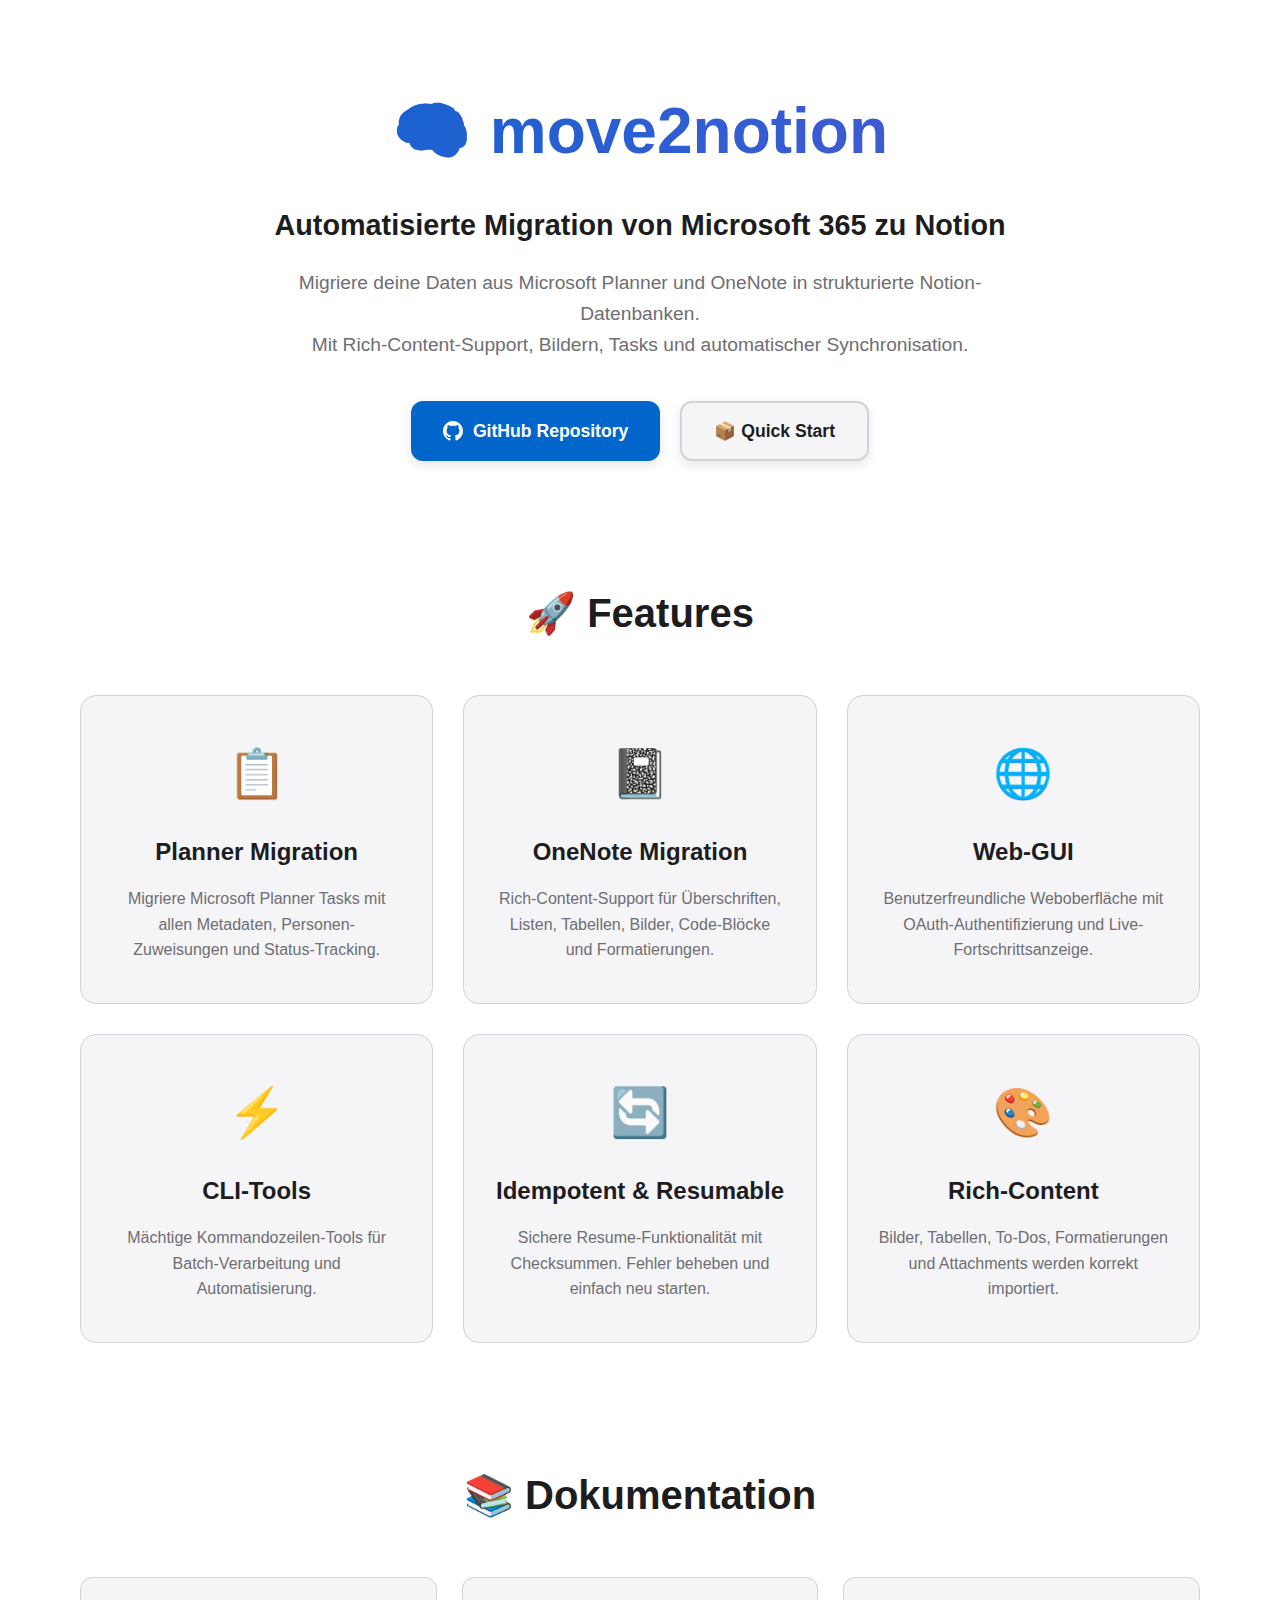
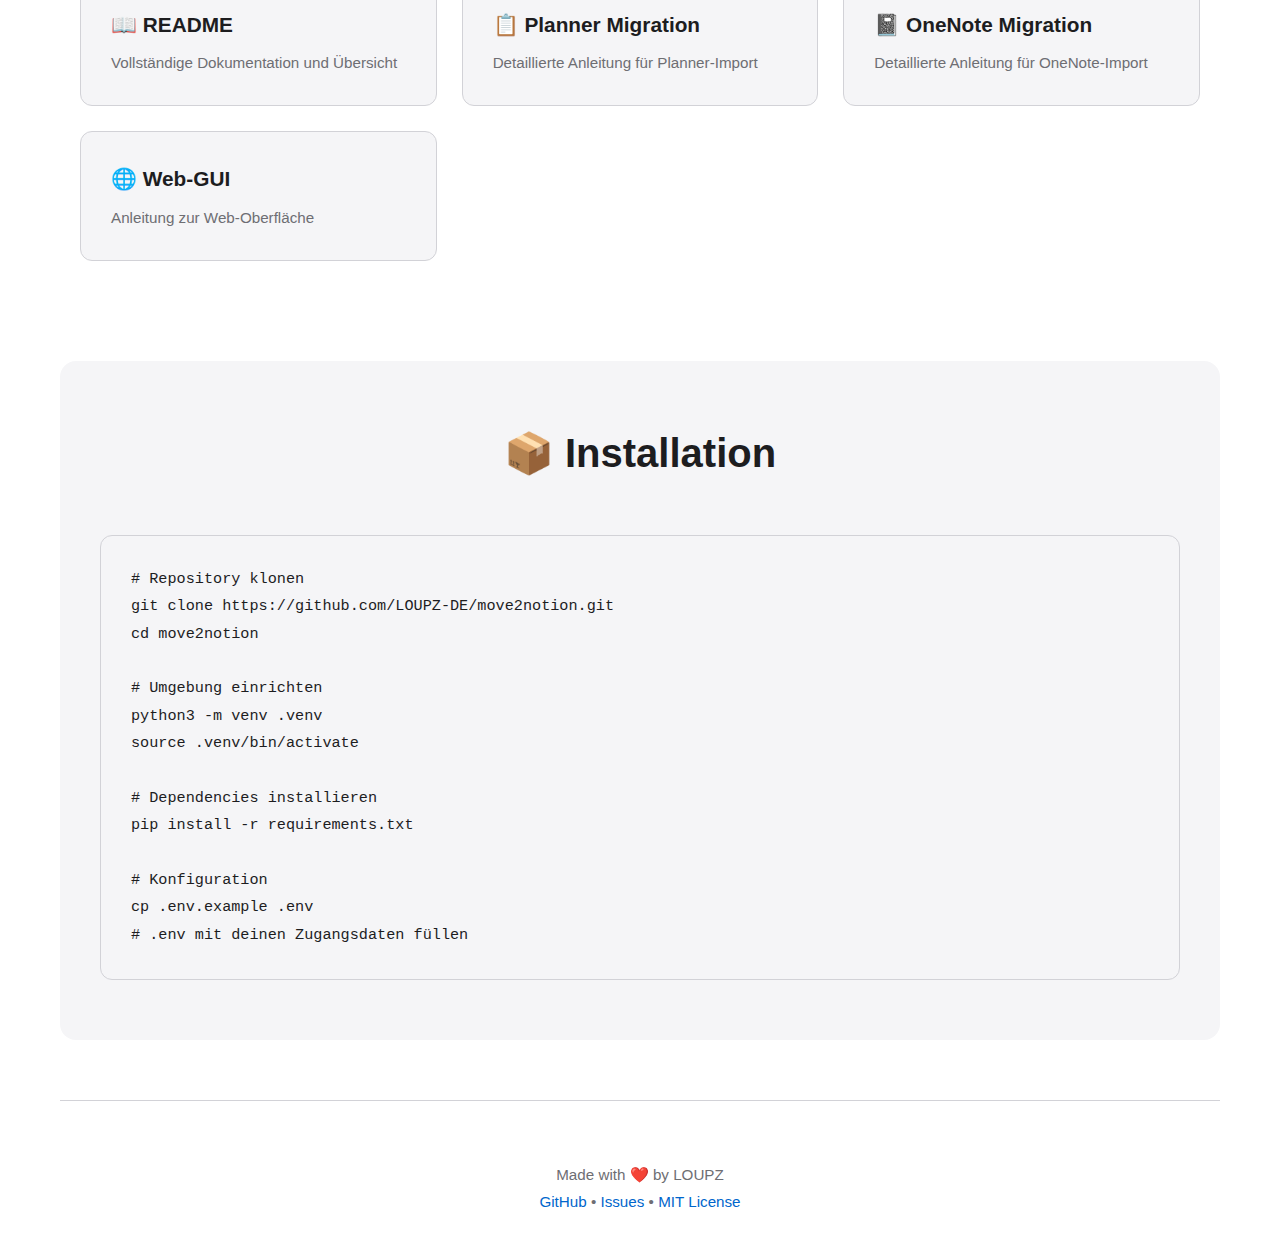
<file: docs-website/index.html>
<!DOCTYPE html>
<html lang="de">
<head>
    <meta charset="UTF-8">
    <meta name="viewport" content="width=device-width, initial-scale=1.0">
    <meta name="description" content="🧠 Automatisierte Migration von Microsoft 365 (Planner, OneNote) zu Notion. Unterstützt Rich-Content, Bilder, Tasks via CLI und Web-GUI.">
    <title>move2notion - Microsoft zu Notion Migration Suite</title>
    <link rel="stylesheet" href="assets/style.css">
</head>
<body>
    <div class="container">
        <!-- Hero Section -->
        <header class="hero">
            <h1>🧠 move2notion</h1>
            <p class="tagline">Automatisierte Migration von Microsoft 365 zu Notion</p>
            <p class="description">
                Migriere deine Daten aus Microsoft Planner und OneNote in strukturierte Notion-Datenbanken.<br>
                Mit Rich-Content-Support, Bildern, Tasks und automatischer Synchronisation.
            </p>
            <div class="cta-buttons">
                <a href="https://github.com/LOUPZ-DE/move2notion" class="btn btn-primary" target="_blank">
                    <svg width="20" height="20" viewBox="0 0 24 24" fill="currentColor">
                        <path d="M12 0c-6.626 0-12 5.373-12 12 0 5.302 3.438 9.8 8.207 11.387.599.111.793-.261.793-.577v-2.234c-3.338.726-4.033-1.416-4.033-1.416-.546-1.387-1.333-1.756-1.333-1.756-1.089-.745.083-.729.083-.729 1.205.084 1.839 1.237 1.839 1.237 1.07 1.834 2.807 1.304 3.492.997.107-.775.418-1.305.762-1.604-2.665-.305-5.467-1.334-5.467-5.931 0-1.311.469-2.381 1.236-3.221-.124-.303-.535-1.524.117-3.176 0 0 1.008-.322 3.301 1.23.957-.266 1.983-.399 3.003-.404 1.02.005 2.047.138 3.006.404 2.291-1.552 3.297-1.23 3.297-1.23.653 1.653.242 2.874.118 3.176.77.84 1.235 1.911 1.235 3.221 0 4.609-2.807 5.624-5.479 5.921.43.372.823 1.102.823 2.222v3.293c0 .319.192.694.801.576 4.765-1.589 8.199-6.086 8.199-11.386 0-6.627-5.373-12-12-12z"/>
                    </svg>
                    GitHub Repository
                </a>
                <a href="https://github.com/LOUPZ-DE/move2notion#-installation" class="btn btn-secondary" target="_blank">
                    📦 Quick Start
                </a>
            </div>
        </header>

        <!-- Features Section -->
        <section class="features">
            <h2>🚀 Features</h2>
            <div class="feature-grid">
                <div class="feature-card">
                    <div class="feature-icon">📋</div>
                    <h3>Planner Migration</h3>
                    <p>Migriere Microsoft Planner Tasks mit allen Metadaten, Personen-Zuweisungen und Status-Tracking.</p>
                </div>
                <div class="feature-card">
                    <div class="feature-icon">📓</div>
                    <h3>OneNote Migration</h3>
                    <p>Rich-Content-Support für Überschriften, Listen, Tabellen, Bilder, Code-Blöcke und Formatierungen.</p>
                </div>
                <div class="feature-card">
                    <div class="feature-icon">🌐</div>
                    <h3>Web-GUI</h3>
                    <p>Benutzerfreundliche Weboberfläche mit OAuth-Authentifizierung und Live-Fortschrittsanzeige.</p>
                </div>
                <div class="feature-card">
                    <div class="feature-icon">⚡</div>
                    <h3>CLI-Tools</h3>
                    <p>Mächtige Kommandozeilen-Tools für Batch-Verarbeitung und Automatisierung.</p>
                </div>
                <div class="feature-card">
                    <div class="feature-icon">🔄</div>
                    <h3>Idempotent & Resumable</h3>
                    <p>Sichere Resume-Funktionalität mit Checksummen. Fehler beheben und einfach neu starten.</p>
                </div>
                <div class="feature-card">
                    <div class="feature-icon">🎨</div>
                    <h3>Rich-Content</h3>
                    <p>Bilder, Tabellen, To-Dos, Formatierungen und Attachments werden korrekt importiert.</p>
                </div>
            </div>
        </section>

        <!-- Quick Links -->
        <section class="links">
            <h2>📚 Dokumentation</h2>
            <div class="link-grid">
                <a href="https://github.com/LOUPZ-DE/move2notion/blob/main/README.md" class="link-card" target="_blank">
                    <h3>📖 README</h3>
                    <p>Vollständige Dokumentation und Übersicht</p>
                </a>
                <a href="https://github.com/LOUPZ-DE/move2notion/blob/main/docs/PLANNER.md" class="link-card" target="_blank">
                    <h3>📋 Planner Migration</h3>
                    <p>Detaillierte Anleitung für Planner-Import</p>
                </a>
                <a href="https://github.com/LOUPZ-DE/move2notion/blob/main/docs/ONENOTE.md" class="link-card" target="_blank">
                    <h3>📓 OneNote Migration</h3>
                    <p>Detaillierte Anleitung für OneNote-Import</p>
                </a>
                <a href="https://github.com/LOUPZ-DE/move2notion/blob/main/web/README.md" class="link-card" target="_blank">
                    <h3>🌐 Web-GUI</h3>
                    <p>Anleitung zur Web-Oberfläche</p>
                </a>
            </div>
        </section>

        <!-- Installation -->
        <section class="installation">
            <h2>📦 Installation</h2>
            <div class="code-block">
                <pre><code># Repository klonen
git clone https://github.com/LOUPZ-DE/move2notion.git
cd move2notion

# Umgebung einrichten
python3 -m venv .venv
source .venv/bin/activate

# Dependencies installieren
pip install -r requirements.txt

# Konfiguration
cp .env.example .env
# .env mit deinen Zugangsdaten füllen</code></pre>
            </div>
        </section>

        <!-- Footer -->
        <footer>
            <p>
                Made with ❤️ by LOUPZ<br>
                <a href="https://github.com/LOUPZ-DE/move2notion" target="_blank">GitHub</a> • 
                <a href="https://github.com/LOUPZ-DE/move2notion/issues" target="_blank">Issues</a> • 
                <a href="https://github.com/LOUPZ-DE/move2notion/blob/main/LICENSE" target="_blank">MIT License</a>
            </p>
        </footer>
    </div>
</body>
</html>
</file>
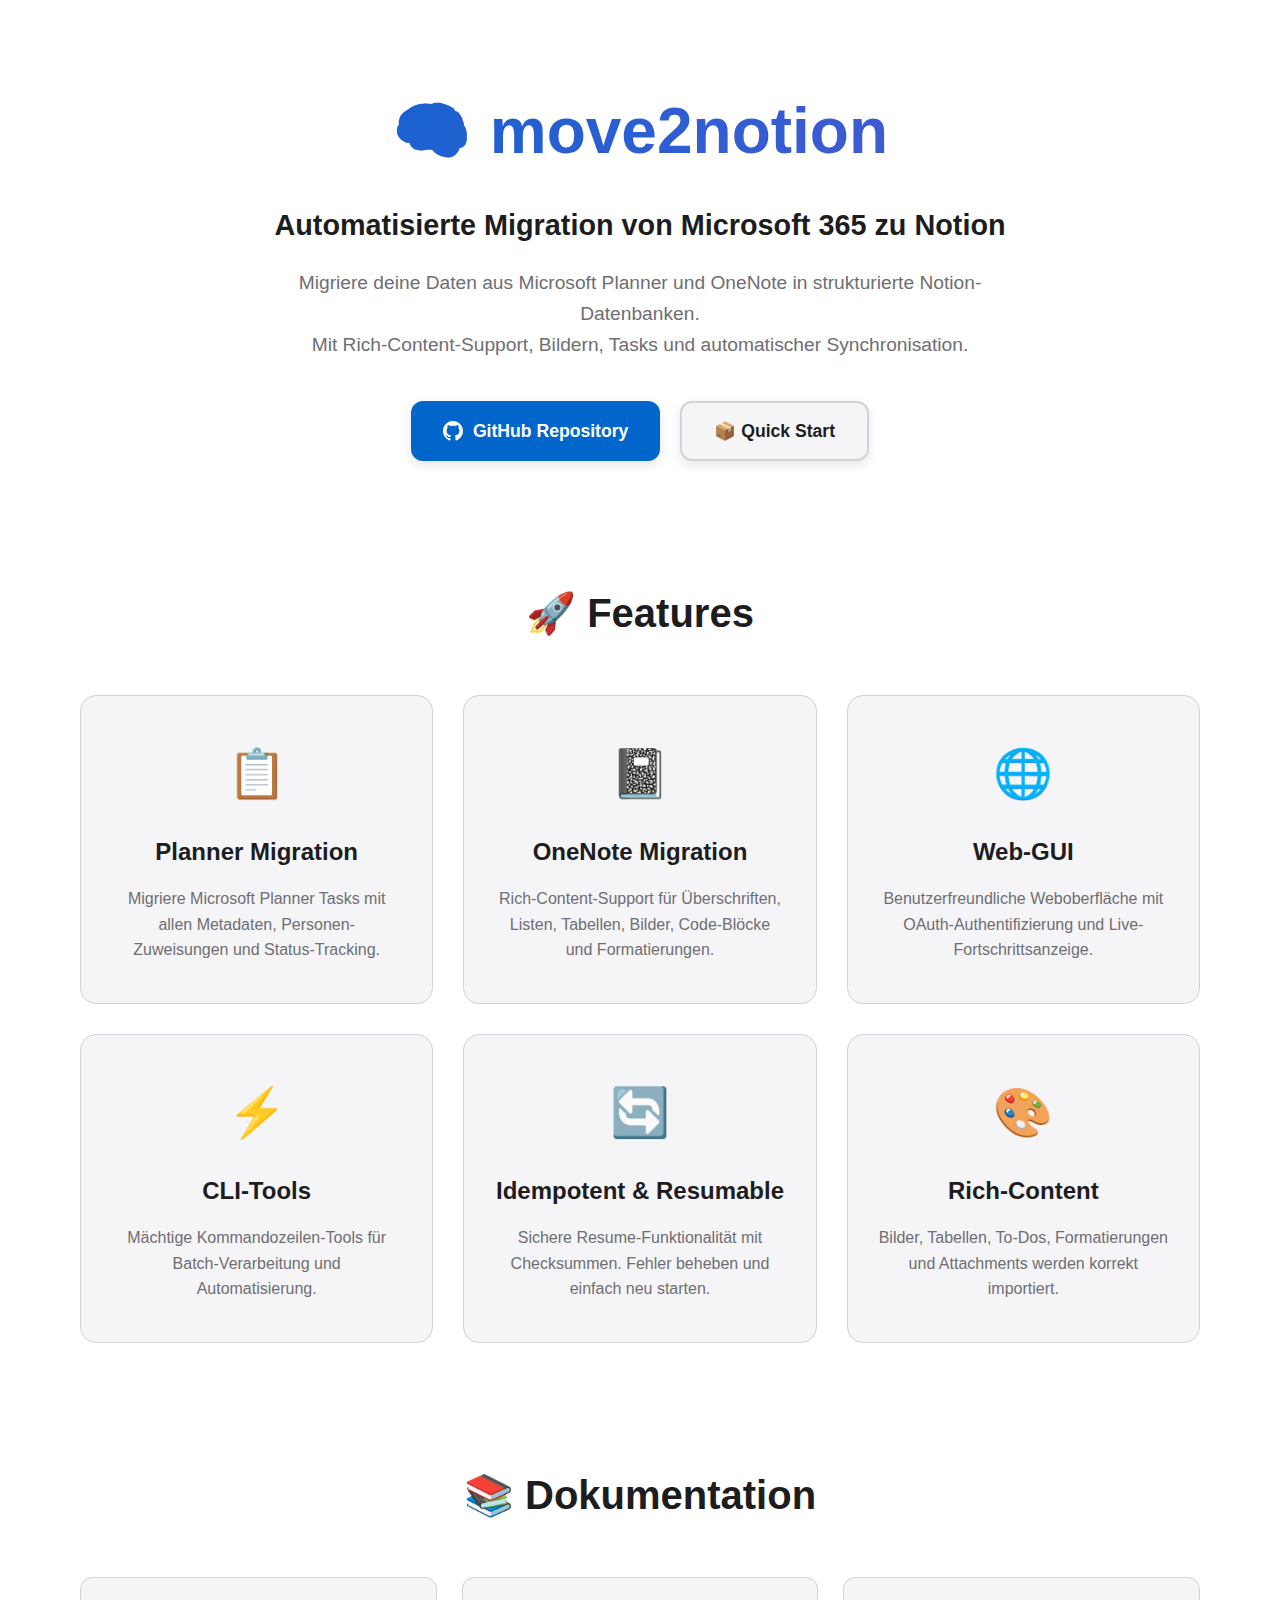
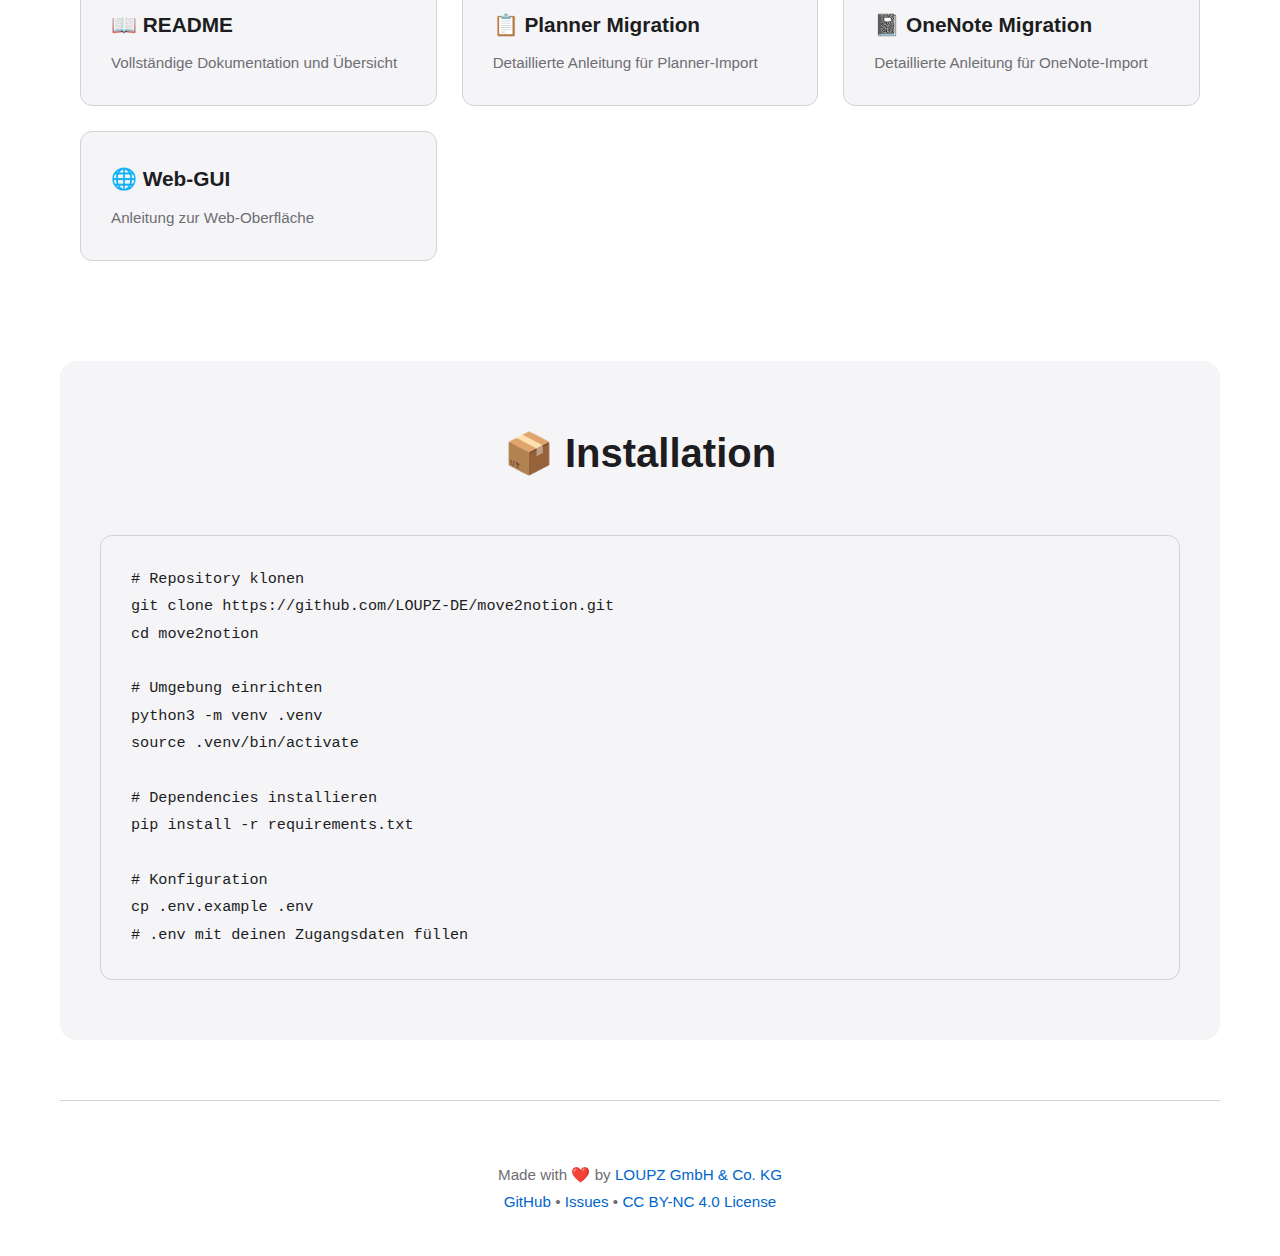
<file: docs/index.html>
<!DOCTYPE html>
<html lang="de">
<head>
    <meta charset="UTF-8">
    <meta name="viewport" content="width=device-width, initial-scale=1.0">
    <meta name="description" content="🧠 Automatisierte Migration von Microsoft 365 (Planner, OneNote) zu Notion. Unterstützt Rich-Content, Bilder, Tasks via CLI und Web-GUI.">
    <title>move2notion - Microsoft zu Notion Migration Suite</title>
    <link rel="stylesheet" href="assets/style.css">
</head>
<body>
    <div class="container">
        <!-- Hero Section -->
        <header class="hero">
            <h1>🧠 move2notion</h1>
            <p class="tagline">Automatisierte Migration von Microsoft 365 zu Notion</p>
            <p class="description">
                Migriere deine Daten aus Microsoft Planner und OneNote in strukturierte Notion-Datenbanken.<br>
                Mit Rich-Content-Support, Bildern, Tasks und automatischer Synchronisation.
            </p>
            <div class="cta-buttons">
                <a href="https://github.com/LOUPZ-DE/move2notion" class="btn btn-primary" target="_blank">
                    <svg width="20" height="20" viewBox="0 0 24 24" fill="currentColor">
                        <path d="M12 0c-6.626 0-12 5.373-12 12 0 5.302 3.438 9.8 8.207 11.387.599.111.793-.261.793-.577v-2.234c-3.338.726-4.033-1.416-4.033-1.416-.546-1.387-1.333-1.756-1.333-1.756-1.089-.745.083-.729.083-.729 1.205.084 1.839 1.237 1.839 1.237 1.07 1.834 2.807 1.304 3.492.997.107-.775.418-1.305.762-1.604-2.665-.305-5.467-1.334-5.467-5.931 0-1.311.469-2.381 1.236-3.221-.124-.303-.535-1.524.117-3.176 0 0 1.008-.322 3.301 1.23.957-.266 1.983-.399 3.003-.404 1.02.005 2.047.138 3.006.404 2.291-1.552 3.297-1.23 3.297-1.23.653 1.653.242 2.874.118 3.176.77.84 1.235 1.911 1.235 3.221 0 4.609-2.807 5.624-5.479 5.921.43.372.823 1.102.823 2.222v3.293c0 .319.192.694.801.576 4.765-1.589 8.199-6.086 8.199-11.386 0-6.627-5.373-12-12-12z"/>
                    </svg>
                    GitHub Repository
                </a>
                <a href="https://github.com/LOUPZ-DE/move2notion#-installation" class="btn btn-secondary" target="_blank">
                    📦 Quick Start
                </a>
            </div>
        </header>

        <!-- Features Section -->
        <section class="features">
            <h2>🚀 Features</h2>
            <div class="feature-grid">
                <div class="feature-card">
                    <div class="feature-icon">📋</div>
                    <h3>Planner Migration</h3>
                    <p>Migriere Microsoft Planner Tasks mit allen Metadaten, Personen-Zuweisungen und Status-Tracking.</p>
                </div>
                <div class="feature-card">
                    <div class="feature-icon">📓</div>
                    <h3>OneNote Migration</h3>
                    <p>Rich-Content-Support für Überschriften, Listen, Tabellen, Bilder, Code-Blöcke und Formatierungen.</p>
                </div>
                <div class="feature-card">
                    <div class="feature-icon">🌐</div>
                    <h3>Web-GUI</h3>
                    <p>Benutzerfreundliche Weboberfläche mit OAuth-Authentifizierung und Live-Fortschrittsanzeige.</p>
                </div>
                <div class="feature-card">
                    <div class="feature-icon">⚡</div>
                    <h3>CLI-Tools</h3>
                    <p>Mächtige Kommandozeilen-Tools für Batch-Verarbeitung und Automatisierung.</p>
                </div>
                <div class="feature-card">
                    <div class="feature-icon">🔄</div>
                    <h3>Idempotent & Resumable</h3>
                    <p>Sichere Resume-Funktionalität mit Checksummen. Fehler beheben und einfach neu starten.</p>
                </div>
                <div class="feature-card">
                    <div class="feature-icon">🎨</div>
                    <h3>Rich-Content</h3>
                    <p>Bilder, Tabellen, To-Dos, Formatierungen und Attachments werden korrekt importiert.</p>
                </div>
            </div>
        </section>

        <!-- Quick Links -->
        <section class="links">
            <h2>📚 Dokumentation</h2>
            <div class="link-grid">
                <a href="https://github.com/LOUPZ-DE/move2notion/blob/main/README.md" class="link-card" target="_blank">
                    <h3>📖 README</h3>
                    <p>Vollständige Dokumentation und Übersicht</p>
                </a>
                <a href="https://github.com/LOUPZ-DE/move2notion/blob/main/documentation/PLANNER.md" class="link-card" target="_blank">
                    <h3>📋 Planner Migration</h3>
                    <p>Detaillierte Anleitung für Planner-Import</p>
                </a>
                <a href="https://github.com/LOUPZ-DE/move2notion/blob/main/documentation/ONENOTE.md" class="link-card" target="_blank">
                    <h3>📓 OneNote Migration</h3>
                    <p>Detaillierte Anleitung für OneNote-Import</p>
                </a>
                <a href="https://github.com/LOUPZ-DE/move2notion/blob/main/web/README.md" class="link-card" target="_blank">
                    <h3>🌐 Web-GUI</h3>
                    <p>Anleitung zur Web-Oberfläche</p>
                </a>
            </div>
        </section>

        <!-- Installation -->
        <section class="installation">
            <h2>📦 Installation</h2>
            <div class="code-block">
                <pre><code># Repository klonen
git clone https://github.com/LOUPZ-DE/move2notion.git
cd move2notion

# Umgebung einrichten
python3 -m venv .venv
source .venv/bin/activate

# Dependencies installieren
pip install -r requirements.txt

# Konfiguration
cp .env.example .env
# .env mit deinen Zugangsdaten füllen</code></pre>
            </div>
        </section>

        <!-- Footer -->
        <footer>
            <p>
                Made with ❤️ by <a href="https://loupz.de">LOUPZ GmbH & Co. KG</a><br>
                <a href="https://github.com/LOUPZ-DE/move2notion" target="_blank">GitHub</a> • 
                <a href="https://github.com/LOUPZ-DE/move2notion/issues" target="_blank">Issues</a> • 
                <a href="https://github.com/LOUPZ-DE/move2notion/blob/main/LICENSE" target="_blank">CC BY-NC 4.0 License</a>
            </p>
        </footer>
    </div>
</body>
</html>
</file>
<file: docs-website/assets/style.css>
/* Reset & Base Styles */
* {
    margin: 0;
    padding: 0;
    box-sizing: border-box;
}

:root {
    --primary-color: #0066cc;
    --secondary-color: #5856d6;
    --bg-color: #ffffff;
    --text-color: #1d1d1f;
    --text-secondary: #6e6e73;
    --border-color: #d2d2d7;
    --card-bg: #f5f5f7;
    --code-bg: #f5f5f7;
    --shadow: rgba(0, 0, 0, 0.1);
}

@media (prefers-color-scheme: dark) {
    :root {
        --primary-color: #0a84ff;
        --secondary-color: #5e5ce6;
        --bg-color: #1d1d1f;
        --text-color: #f5f5f7;
        --text-secondary: #86868b;
        --border-color: #424245;
        --card-bg: #2c2c2e;
        --code-bg: #2c2c2e;
        --shadow: rgba(255, 255, 255, 0.1);
    }
}

body {
    font-family: -apple-system, BlinkMacSystemFont, 'Segoe UI', Roboto, Oxygen, Ubuntu, Cantarell, sans-serif;
    line-height: 1.6;
    color: var(--text-color);
    background-color: var(--bg-color);
    -webkit-font-smoothing: antialiased;
}

.container {
    max-width: 1200px;
    margin: 0 auto;
    padding: 0 20px;
}

/* Hero Section */
.hero {
    text-align: center;
    padding: 80px 20px 60px;
}

.hero h1 {
    font-size: 4rem;
    font-weight: 700;
    margin-bottom: 20px;
    background: linear-gradient(135deg, var(--primary-color), var(--secondary-color));
    -webkit-background-clip: text;
    -webkit-text-fill-color: transparent;
    background-clip: text;
}

.hero .tagline {
    font-size: 1.8rem;
    font-weight: 600;
    margin-bottom: 20px;
    color: var(--text-color);
}

.hero .description {
    font-size: 1.2rem;
    color: var(--text-secondary);
    margin-bottom: 40px;
    max-width: 800px;
    margin-left: auto;
    margin-right: auto;
}

/* Buttons */
.cta-buttons {
    display: flex;
    gap: 20px;
    justify-content: center;
    flex-wrap: wrap;
}

.btn {
    display: inline-flex;
    align-items: center;
    gap: 10px;
    padding: 14px 32px;
    font-size: 1.1rem;
    font-weight: 600;
    text-decoration: none;
    border-radius: 12px;
    transition: all 0.3s ease;
    box-shadow: 0 4px 12px var(--shadow);
}

.btn-primary {
    background: var(--primary-color);
    color: white;
}

.btn-primary:hover {
    transform: translateY(-2px);
    box-shadow: 0 6px 20px var(--shadow);
}

.btn-secondary {
    background: var(--card-bg);
    color: var(--text-color);
    border: 2px solid var(--border-color);
}

.btn-secondary:hover {
    background: var(--bg-color);
    transform: translateY(-2px);
}

/* Sections */
section {
    padding: 60px 20px;
}

section h2 {
    font-size: 2.5rem;
    font-weight: 700;
    text-align: center;
    margin-bottom: 50px;
    color: var(--text-color);
}

/* Feature Grid */
.feature-grid {
    display: grid;
    grid-template-columns: repeat(auto-fit, minmax(320px, 1fr));
    gap: 30px;
}

.feature-card {
    background: var(--card-bg);
    padding: 40px 30px;
    border-radius: 16px;
    text-align: center;
    transition: all 0.3s ease;
    border: 1px solid var(--border-color);
}

.feature-card:hover {
    transform: translateY(-5px);
    box-shadow: 0 8px 24px var(--shadow);
}

.feature-icon {
    font-size: 3rem;
    margin-bottom: 20px;
}

.feature-card h3 {
    font-size: 1.5rem;
    font-weight: 600;
    margin-bottom: 15px;
    color: var(--text-color);
}

.feature-card p {
    font-size: 1rem;
    color: var(--text-secondary);
    line-height: 1.6;
}

/* Link Grid */
.link-grid {
    display: grid;
    grid-template-columns: repeat(auto-fit, minmax(280px, 1fr));
    gap: 25px;
}

.link-card {
    background: var(--card-bg);
    padding: 30px;
    border-radius: 12px;
    text-decoration: none;
    transition: all 0.3s ease;
    border: 1px solid var(--border-color);
    display: block;
}

.link-card:hover {
    transform: translateY(-3px);
    box-shadow: 0 6px 20px var(--shadow);
    border-color: var(--primary-color);
}

.link-card h3 {
    font-size: 1.3rem;
    font-weight: 600;
    margin-bottom: 10px;
    color: var(--text-color);
}

.link-card p {
    font-size: 0.95rem;
    color: var(--text-secondary);
}

/* Installation Section */
.installation {
    background: var(--card-bg);
    border-radius: 16px;
    padding: 60px 40px;
    margin: 40px 0;
}

.code-block {
    background: var(--code-bg);
    border: 1px solid var(--border-color);
    border-radius: 12px;
    padding: 30px;
    overflow-x: auto;
}

.code-block pre {
    margin: 0;
}

.code-block code {
    font-family: 'Monaco', 'Menlo', 'Courier New', monospace;
    font-size: 0.95rem;
    line-height: 1.8;
    color: var(--text-color);
}

/* Footer */
footer {
    text-align: center;
    padding: 60px 20px 40px;
    border-top: 1px solid var(--border-color);
    margin-top: 60px;
}

footer p {
    color: var(--text-secondary);
    font-size: 0.95rem;
    line-height: 1.8;
}

footer a {
    color: var(--primary-color);
    text-decoration: none;
    transition: opacity 0.2s;
}

footer a:hover {
    opacity: 0.7;
}

/* Responsive Design */
@media (max-width: 768px) {
    .hero h1 {
        font-size: 2.5rem;
    }

    .hero .tagline {
        font-size: 1.4rem;
    }

    .hero .description {
        font-size: 1rem;
    }

    section h2 {
        font-size: 2rem;
    }

    .feature-grid,
    .link-grid {
        grid-template-columns: 1fr;
    }

    .cta-buttons {
        flex-direction: column;
        align-items: center;
    }

    .btn {
        width: 100%;
        max-width: 300px;
        justify-content: center;
    }

    .installation {
        padding: 40px 20px;
    }

    .code-block {
        padding: 20px;
    }

    .code-block code {
        font-size: 0.85rem;
    }
}

@media (max-width: 480px) {
    .hero {
        padding: 40px 15px 30px;
    }

    .hero h1 {
        font-size: 2rem;
    }

    section {
        padding: 40px 15px;
    }
}
</file>
<file: docs/assets/style.css>
/* Reset & Base Styles */
* {
    margin: 0;
    padding: 0;
    box-sizing: border-box;
}

:root {
    --primary-color: #0066cc;
    --secondary-color: #5856d6;
    --bg-color: #ffffff;
    --text-color: #1d1d1f;
    --text-secondary: #6e6e73;
    --border-color: #d2d2d7;
    --card-bg: #f5f5f7;
    --code-bg: #f5f5f7;
    --shadow: rgba(0, 0, 0, 0.1);
}

@media (prefers-color-scheme: dark) {
    :root {
        --primary-color: #0a84ff;
        --secondary-color: #5e5ce6;
        --bg-color: #1d1d1f;
        --text-color: #f5f5f7;
        --text-secondary: #86868b;
        --border-color: #424245;
        --card-bg: #2c2c2e;
        --code-bg: #2c2c2e;
        --shadow: rgba(255, 255, 255, 0.1);
    }
}

body {
    font-family: -apple-system, BlinkMacSystemFont, 'Segoe UI', Roboto, Oxygen, Ubuntu, Cantarell, sans-serif;
    line-height: 1.6;
    color: var(--text-color);
    background-color: var(--bg-color);
    -webkit-font-smoothing: antialiased;
}

.container {
    max-width: 1200px;
    margin: 0 auto;
    padding: 0 20px;
}

/* Hero Section */
.hero {
    text-align: center;
    padding: 80px 20px 60px;
}

.hero h1 {
    font-size: 4rem;
    font-weight: 700;
    margin-bottom: 20px;
    background: linear-gradient(135deg, var(--primary-color), var(--secondary-color));
    -webkit-background-clip: text;
    -webkit-text-fill-color: transparent;
    background-clip: text;
}

.hero .tagline {
    font-size: 1.8rem;
    font-weight: 600;
    margin-bottom: 20px;
    color: var(--text-color);
}

.hero .description {
    font-size: 1.2rem;
    color: var(--text-secondary);
    margin-bottom: 40px;
    max-width: 800px;
    margin-left: auto;
    margin-right: auto;
}

/* Buttons */
.cta-buttons {
    display: flex;
    gap: 20px;
    justify-content: center;
    flex-wrap: wrap;
}

.btn {
    display: inline-flex;
    align-items: center;
    gap: 10px;
    padding: 14px 32px;
    font-size: 1.1rem;
    font-weight: 600;
    text-decoration: none;
    border-radius: 12px;
    transition: all 0.3s ease;
    box-shadow: 0 4px 12px var(--shadow);
}

.btn-primary {
    background: var(--primary-color);
    color: white;
}

.btn-primary:hover {
    transform: translateY(-2px);
    box-shadow: 0 6px 20px var(--shadow);
}

.btn-secondary {
    background: var(--card-bg);
    color: var(--text-color);
    border: 2px solid var(--border-color);
}

.btn-secondary:hover {
    background: var(--bg-color);
    transform: translateY(-2px);
}

/* Sections */
section {
    padding: 60px 20px;
}

section h2 {
    font-size: 2.5rem;
    font-weight: 700;
    text-align: center;
    margin-bottom: 50px;
    color: var(--text-color);
}

/* Feature Grid */
.feature-grid {
    display: grid;
    grid-template-columns: repeat(auto-fit, minmax(320px, 1fr));
    gap: 30px;
}

.feature-card {
    background: var(--card-bg);
    padding: 40px 30px;
    border-radius: 16px;
    text-align: center;
    transition: all 0.3s ease;
    border: 1px solid var(--border-color);
}

.feature-card:hover {
    transform: translateY(-5px);
    box-shadow: 0 8px 24px var(--shadow);
}

.feature-icon {
    font-size: 3rem;
    margin-bottom: 20px;
}

.feature-card h3 {
    font-size: 1.5rem;
    font-weight: 600;
    margin-bottom: 15px;
    color: var(--text-color);
}

.feature-card p {
    font-size: 1rem;
    color: var(--text-secondary);
    line-height: 1.6;
}

/* Link Grid */
.link-grid {
    display: grid;
    grid-template-columns: repeat(auto-fit, minmax(280px, 1fr));
    gap: 25px;
}

.link-card {
    background: var(--card-bg);
    padding: 30px;
    border-radius: 12px;
    text-decoration: none;
    transition: all 0.3s ease;
    border: 1px solid var(--border-color);
    display: block;
}

.link-card:hover {
    transform: translateY(-3px);
    box-shadow: 0 6px 20px var(--shadow);
    border-color: var(--primary-color);
}

.link-card h3 {
    font-size: 1.3rem;
    font-weight: 600;
    margin-bottom: 10px;
    color: var(--text-color);
}

.link-card p {
    font-size: 0.95rem;
    color: var(--text-secondary);
}

/* Installation Section */
.installation {
    background: var(--card-bg);
    border-radius: 16px;
    padding: 60px 40px;
    margin: 40px 0;
}

.code-block {
    background: var(--code-bg);
    border: 1px solid var(--border-color);
    border-radius: 12px;
    padding: 30px;
    overflow-x: auto;
}

.code-block pre {
    margin: 0;
}

.code-block code {
    font-family: 'Monaco', 'Menlo', 'Courier New', monospace;
    font-size: 0.95rem;
    line-height: 1.8;
    color: var(--text-color);
}

/* Footer */
footer {
    text-align: center;
    padding: 60px 20px 40px;
    border-top: 1px solid var(--border-color);
    margin-top: 60px;
}

footer p {
    color: var(--text-secondary);
    font-size: 0.95rem;
    line-height: 1.8;
}

footer a {
    color: var(--primary-color);
    text-decoration: none;
    transition: opacity 0.2s;
}

footer a:hover {
    opacity: 0.7;
}

/* Responsive Design */
@media (max-width: 768px) {
    .hero h1 {
        font-size: 2.5rem;
    }

    .hero .tagline {
        font-size: 1.4rem;
    }

    .hero .description {
        font-size: 1rem;
    }

    section h2 {
        font-size: 2rem;
    }

    .feature-grid,
    .link-grid {
        grid-template-columns: 1fr;
    }

    .cta-buttons {
        flex-direction: column;
        align-items: center;
    }

    .btn {
        width: 100%;
        max-width: 300px;
        justify-content: center;
    }

    .installation {
        padding: 40px 20px;
    }

    .code-block {
        padding: 20px;
    }

    .code-block code {
        font-size: 0.85rem;
    }
}

@media (max-width: 480px) {
    .hero {
        padding: 40px 15px 30px;
    }

    .hero h1 {
        font-size: 2rem;
    }

    section {
        padding: 40px 15px;
    }
}
</file>
